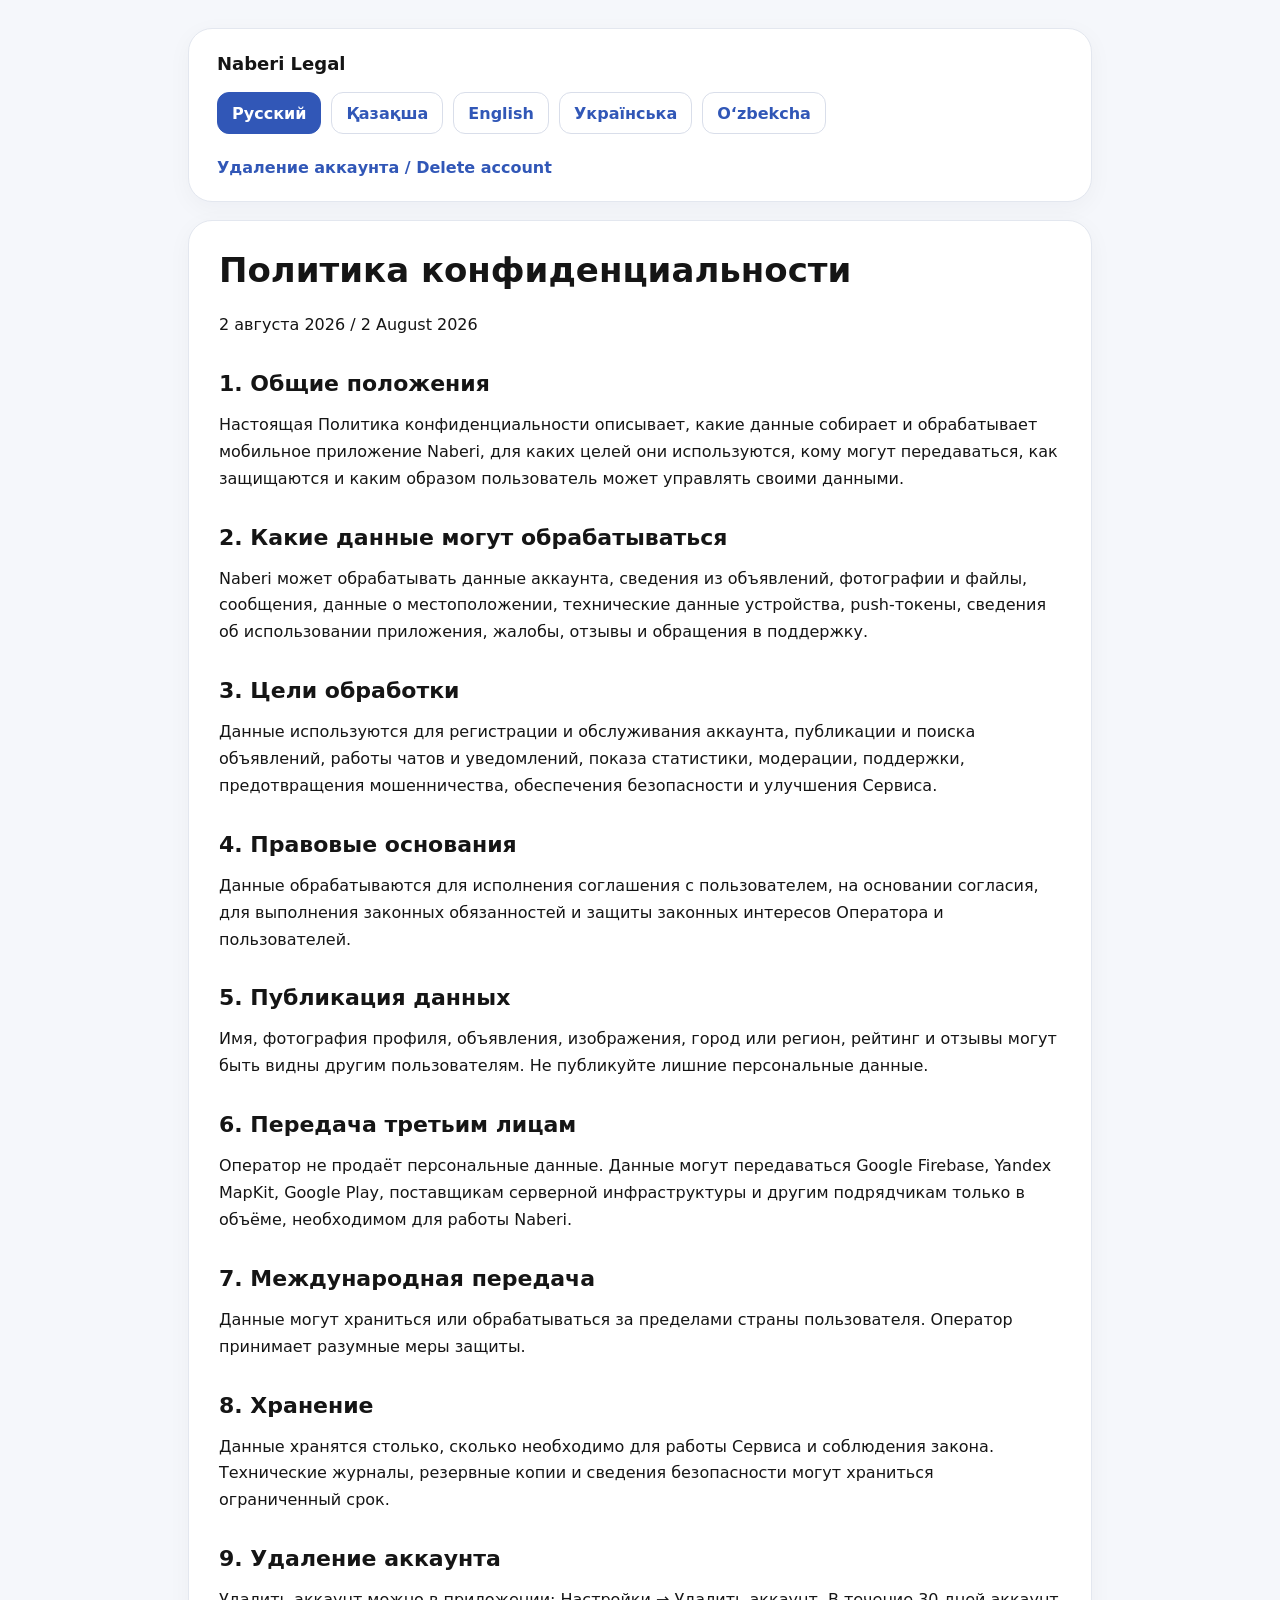
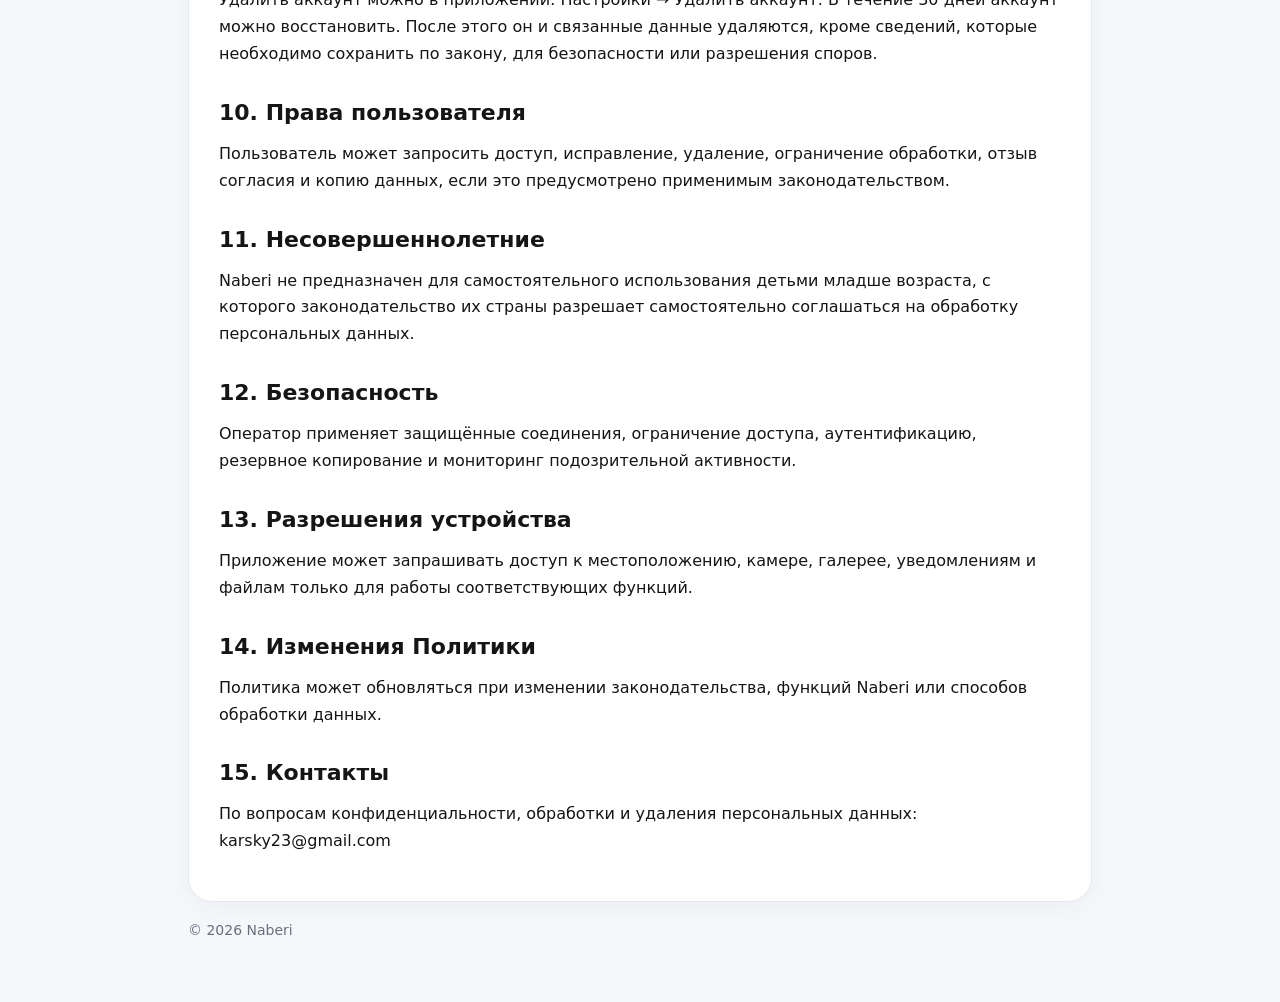
<file: index.html>
<!doctype html>
<html lang="ru">
<head>
<meta charset="utf-8">
<meta name="viewport" content="width=device-width, initial-scale=1">
<title>Политика конфиденциальности - Naberi</title>
<style>
:root {
  font-family: Inter, system-ui, -apple-system, BlinkMacSystemFont, "Segoe UI", sans-serif;
  color: #151515;
  background: #f5f7fb;
}
* { box-sizing: border-box; }
body { margin: 0; background: #f5f7fb; }
.wrap { max-width: 940px; margin: 0 auto; padding: 28px 18px 64px; }
header, .card {
  background: #fff;
  border: 1px solid #e3e7ef;
  border-radius: 24px;
  box-shadow: 0 6px 24px rgba(20,30,55,.04);
}
header { padding: 24px 28px; margin-bottom: 18px; }
.brand { font-size: 18px; font-weight: 700; margin-bottom: 18px; }
.langs { display: flex; gap: 10px; flex-wrap: wrap; }
.lang-btn {
  min-height: 42px;
  padding: 9px 14px;
  border: 1px solid #d9deea;
  border-radius: 12px;
  color: #3157b7;
  background: #fff;
  font: inherit;
  font-weight: 600;
  cursor: pointer;
}
.lang-btn:hover { background: #f2f5ff; border-color: #bfc9e8; }
.lang-btn.active { color: #fff; background: #3157b7; border-color: #3157b7; }
.card { padding: 30px; }
.policy { display: none; }
.policy.active { display: block; }
h1 { margin: 0 0 22px; font-size: 34px; line-height: 1.15; }
h2 { margin: 32px 0 12px; font-size: 22px; }
p, li { font-size: 16px; line-height: 1.68; }
.actions { margin-top: 24px; }
.actions a { color: #3157b7; text-decoration: none; font-weight: 600; }
.actions a:hover { text-decoration: underline; }
footer { color: #68707d; margin-top: 20px; font-size: 14px; }
@media (max-width: 600px) {
  .wrap { padding: 16px 12px 40px; }
  header, .card { padding: 20px; border-radius: 18px; }
  h1 { font-size: 28px; }
  .langs { gap: 8px; }
  .lang-btn { flex: 1 1 calc(50% - 8px); }
}
</style>
</head>
<body>
<div class="wrap">
<header>
<div class="brand">Naberi Legal</div>
<div class="langs" aria-label="Language">
<button type="button" class="lang-btn active" data-lang="ru">Русский</button>
<button type="button" class="lang-btn" data-lang="kk">Қазақша</button>
<button type="button" class="lang-btn" data-lang="en">English</button>
<button type="button" class="lang-btn" data-lang="uk">Українська</button>
<button type="button" class="lang-btn" data-lang="uz">O‘zbekcha</button>
</div>
<div class="actions">
<a href="delete-account.html">Удаление аккаунта / Delete account</a>
</div>
</header>

<main class="card">
<section class="policy active" id="policy-ru" data-lang="ru"><h1>Политика конфиденциальности</h1>
<p>
     2 августа 2026 / 2 August 2026
    </p>
<h2>
     1. Общие положения
    </h2>
<p>
     Настоящая Политика конфиденциальности описывает, какие данные собирает и обрабатывает мобильное приложение Naberi, для каких целей они используются, кому могут передаваться, как защищаются и каким образом пользователь может управлять своими данными.
    </p>
<h2>
     2. Какие данные могут обрабатываться
    </h2>
<p>
     Naberi может обрабатывать данные аккаунта, сведения из объявлений, фотографии и файлы, сообщения, данные о местоположении, технические данные устройства, push-токены, сведения об использовании приложения, жалобы, отзывы и обращения в поддержку.
    </p>
<h2>
     3. Цели обработки
    </h2>
<p>
     Данные используются для регистрации и обслуживания аккаунта, публикации и поиска объявлений, работы чатов и уведомлений, показа статистики, модерации, поддержки, предотвращения мошенничества, обеспечения безопасности и улучшения Сервиса.
    </p>
<h2>
     4. Правовые основания
    </h2>
<p>
     Данные обрабатываются для исполнения соглашения с пользователем, на основании согласия, для выполнения законных обязанностей и защиты законных интересов Оператора и пользователей.
    </p>
<h2>
     5. Публикация данных
    </h2>
<p>
     Имя, фотография профиля, объявления, изображения, город или регион, рейтинг и отзывы могут быть видны другим пользователям. Не публикуйте лишние персональные данные.
    </p>
<h2>
     6. Передача третьим лицам
    </h2>
<p>
     Оператор не продаёт персональные данные. Данные могут передаваться Google Firebase, Yandex MapKit, Google Play, поставщикам серверной инфраструктуры и другим подрядчикам только в объёме, необходимом для работы Naberi.
    </p>
<h2>
     7. Международная передача
    </h2>
<p>
     Данные могут храниться или обрабатываться за пределами страны пользователя. Оператор принимает разумные меры защиты.
    </p>
<h2>
     8. Хранение
    </h2>
<p>
     Данные хранятся столько, сколько необходимо для работы Сервиса и соблюдения закона. Технические журналы, резервные копии и сведения безопасности могут храниться ограниченный срок.
    </p>
<h2>
     9. Удаление аккаунта
    </h2>
<p>
     Удалить аккаунт можно в приложении: Настройки → Удалить аккаунт. В течение 30 дней аккаунт можно восстановить. После этого он и связанные данные удаляются, кроме сведений, которые необходимо сохранить по закону, для безопасности или разрешения споров.
    </p>
<h2>
     10. Права пользователя
    </h2>
<p>
     Пользователь может запросить доступ, исправление, удаление, ограничение обработки, отзыв согласия и копию данных, если это предусмотрено применимым законодательством.
    </p>
<h2>
     11. Несовершеннолетние
    </h2>
<p>
     Naberi не предназначен для самостоятельного использования детьми младше возраста, с которого законодательство их страны разрешает самостоятельно соглашаться на обработку персональных данных.
    </p>
<h2>
     12. Безопасность
    </h2>
<p>
     Оператор применяет защищённые соединения, ограничение доступа, аутентификацию, резервное копирование и мониторинг подозрительной активности.
    </p>
<h2>
     13. Разрешения устройства
    </h2>
<p>
     Приложение может запрашивать доступ к местоположению, камере, галерее, уведомлениям и файлам только для работы соответствующих функций.
    </p>
<h2>
     14. Изменения Политики
    </h2>
<p>
     Политика может обновляться при изменении законодательства, функций Naberi или способов обработки данных.
    </p>
<h2>
     15. Контакты
    </h2>
<p>
     По вопросам конфиденциальности, обработки и удаления персональных данных: karsky23@gmail.com
    </p>
</section>
<section class="policy" id="policy-kk" data-lang="kk"><h1>Құпиялық саясаты</h1>
<p>
     2 августа 2026 / 2 August 2026
    </p>
<h2>
     1. Жалпы ережелер
    </h2>
<p>
     Осы Құпиялық саясаты Naberi мобильді қолданбасы қандай деректерді жинайтынын және өңдейтінін, оларды қандай мақсатта пайдаланатынын, кімге бере алатынын, қалай қорғайтынын және пайдаланушы өз деректерін қалай басқара алатынын сипаттайды.
    </p>
<h2>
     2. Қандай деректер өңделуі мүмкін
    </h2>
<p>
     Naberi аккаунт деректерін, хабарландырулардағы мәліметтерді, фотосуреттер мен файлдарды, хабарламаларды, орналасқан жер деректерін, құрылғының техникалық деректерін, push-токендерді, қолданбаны пайдалану туралы мәліметтерді, шағымдарды, пікірлерді және қолдау қызметіне өтініштерді өңдеуі мүмкін.
    </p>
<h2>
     3. Өңдеу мақсаттары
    </h2>
<p>
     Деректер аккаунтты тіркеу және қызмет көрсету, хабарландыруларды жариялау және іздеу, чаттар мен хабарландырулардың жұмысы, статистика көрсету, модерация, қолдау, алаяқтықтың алдын алу, қауіпсіздік және Сервисті жақсарту үшін пайдаланылады.
    </p>
<h2>
     4. Құқықтық негіздер
    </h2>
<p>
     Деректер пайдаланушымен келісімді орындау, келісім негізінде, заң талаптарын орындау және Оператор мен пайдаланушылардың заңды мүдделерін қорғау үшін өңделеді.
    </p>
<h2>
     5. Деректердің жария болуы
    </h2>
<p>
     Аты, профиль суреті, хабарландырулар, суреттер, қала немесе аймақ, рейтинг пен пікірлер басқа пайдаланушыларға көрінуі мүмкін. Артық жеке деректерді жарияламаңыз.
    </p>
<h2>
     6. Үшінші тұлғаларға беру
    </h2>
<p>
     Оператор жеке деректерді сатпайды. Деректер Naberi жұмысына қажетті көлемде Google Firebase, Yandex MapKit, Google Play, серверлік инфрақұрылым жеткізушілеріне және басқа мердігерлерге берілуі мүмкін.
    </p>
<h2>
     7. Халықаралық беру
    </h2>
<p>
     Деректер пайдаланушы елінен тыс жерде сақталуы немесе өңделуі мүмкін. Оператор ақылға қонымды қорғау шараларын қолданады.
    </p>
<h2>
     8. Сақтау
    </h2>
<p>
     Деректер Сервистің жұмысы және заң талаптарын орындау үшін қажет мерзімде сақталады. Техникалық журналдар, резервтік көшірмелер және қауіпсіздік деректері шектеулі мерзім сақталуы мүмкін.
    </p>
<h2>
     9. Аккаунтты жою
    </h2>
<p>
     Аккаунтты қолданбада жоюға болады: Баптаулар → Аккаунтты жою. 30 күн ішінде аккаунтты қалпына келтіруге болады. Осы мерзімнен кейін аккаунт пен байланысты деректер жойылады, заң, қауіпсіздік немесе дауларды шешу үшін сақталуы тиіс мәліметтерден басқа.
    </p>
<h2>
     10. Пайдаланушы құқықтары
    </h2>
<p>
     Қолданылатын заңнамада көзделсе, пайдаланушы деректерге қол жеткізуді, түзетуді, жоюды, өңдеуді шектеуді, келісімді қайтарып алуды және деректер көшірмесін сұрай алады.
    </p>
<h2>
     11. Кәмелетке толмағандар
    </h2>
<p>
     Naberi өз елінің заңнамасы дербес деректерді өңдеуге келісуге рұқсат ететін жасқа толмаған балалардың өз бетінше пайдалануына арналмаған.
    </p>
<h2>
     12. Қауіпсіздік
    </h2>
<p>
     Оператор қорғалған қосылымдарды, қолжетімділікті шектеуді, аутентификацияны, резервтік көшіруді және күмәнді белсенділікті бақылауды қолданады.
    </p>
<h2>
     13. Құрылғы рұқсаттары
    </h2>
<p>
     Қолданба тиісті функциялардың жұмысы үшін орналасқан жерге, камераға, галереяға, хабарландыруларға және файлдарға қолжетімділікті сұрауы мүмкін.
    </p>
<h2>
     14. Саясаттағы өзгерістер
    </h2>
<p>
     Заңнама, Naberi функциялары немесе деректерді өңдеу тәсілдері өзгерген кезде Саясат жаңартылуы мүмкін.
    </p>
<h2>
     15. Байланыс
    </h2>
<p>
     Құпиялық, деректерді өңдеу және жою мәселелері бойынша: karsky23@gmail.com
    </p>
</section>
<section class="policy" id="policy-en" data-lang="en"><h1>Privacy Policy</h1>
<p>
     2 августа 2026 / 2 August 2026
    </p>
<h2>
     1. General provisions
    </h2>
<p>
     This Privacy Policy explains what data the Naberi mobile application collects and processes, why it is used, who it may be shared with, how it is protected, and how users can manage their data.
    </p>
<h2>
     2. Data we may process
    </h2>
<p>
     Naberi may process account data, listing details, photos and files, messages, location data, device and technical information, push tokens, usage data, complaints, reviews, and support requests.
    </p>
<h2>
     3. Purposes of processing
    </h2>
<p>
     Data is used to register and maintain accounts, publish and search listings, operate chats and notifications, display statistics, moderate content, provide support, prevent fraud, maintain security, and improve the Service.
    </p>
<h2>
     4. Legal bases
    </h2>
<p>
     Data is processed to perform the user agreement, on the basis of consent, to comply with legal obligations, and to protect the legitimate interests of the Operator and users.
    </p>
<h2>
     5. Public information
    </h2>
<p>
     Your name, profile photo, listings, images, city or region, rating, and reviews may be visible to other users. Do not publish unnecessary personal information.
    </p>
<h2>
     6. Sharing with third parties
    </h2>
<p>
     The Operator does not sell personal data. Data may be shared with Google Firebase, Yandex MapKit, Google Play, hosting providers, and other contractors only to the extent needed to operate Naberi.
    </p>
<h2>
     7. International transfers
    </h2>
<p>
     Data may be stored or processed outside the user's country. The Operator applies reasonable safeguards.
    </p>
<h2>
     8. Retention
    </h2>
<p>
     Data is retained for as long as needed to operate the Service and comply with law. Technical logs, backups, and security information may be kept for a limited period.
    </p>
<h2>
     9. Account deletion
    </h2>
<p>
     You can delete your account in the app: Settings → Delete account. The account can be restored within 30 days. After that, the account and related data are deleted, except information that must be retained by law, for security, or to resolve disputes.
    </p>
<h2>
     10. User rights
    </h2>
<p>
     Where provided by applicable law, users may request access, correction, deletion, restriction of processing, withdrawal of consent, and a copy of their data.
    </p>
<h2>
     11. Minors
    </h2>
<p>
     Naberi is not intended for independent use by children below the age at which the laws of their country allow them to consent to personal data processing.
    </p>
<h2>
     12. Security
    </h2>
<p>
     The Operator uses secure connections, access controls, authentication, backups, and monitoring of suspicious activity.
    </p>
<h2>
     13. Device permissions
    </h2>
<p>
     The app may request access to location, camera, gallery, notifications, and files only to provide the corresponding features.
    </p>
<h2>
     14. Policy changes
    </h2>
<p>
     This Policy may be updated when laws, Naberi features, or data processing practices change.
    </p>
<h2>
     15. Contact
    </h2>
<p>
     For privacy, data processing, and deletion requests: karsky23@gmail.com
    </p>
</section>
<section class="policy" id="policy-uk" data-lang="uk"><h1>Політика конфіденційності</h1>
<p>
     2 августа 2026 / 2 August 2026
    </p>
<h2>
     1. Загальні положення
    </h2>
<p>
     Ця Політика конфіденційності пояснює, які дані збирає та обробляє мобільний застосунок Naberi, з якою метою вони використовуються, кому можуть передаватися, як захищаються та як користувач може керувати своїми даними.
    </p>
<h2>
     2. Які дані можуть оброблятися
    </h2>
<p>
     Naberi може обробляти дані облікового запису, відомості з оголошень, фотографії та файли, повідомлення, дані про місцезнаходження, технічні дані пристрою, push-токени, відомості про використання застосунку, скарги, відгуки та звернення до підтримки.
    </p>
<h2>
     3. Цілі обробки
    </h2>
<p>
     Дані використовуються для реєстрації та обслуговування облікового запису, публікації й пошуку оголошень, роботи чатів і сповіщень, показу статистики, модерації, підтримки, запобігання шахрайству, забезпечення безпеки та покращення Сервісу.
    </p>
<h2>
     4. Правові підстави
    </h2>
<p>
     Дані обробляються для виконання угоди з користувачем, на підставі згоди, для виконання законних обов’язків і захисту законних інтересів Оператора та користувачів.
    </p>
<h2>
     5. Публічність даних
    </h2>
<p>
     Ім’я, фотографія профілю, оголошення, зображення, місто або регіон, рейтинг і відгуки можуть бути видимі іншим користувачам. Не публікуйте зайві персональні дані.
    </p>
<h2>
     6. Передача третім особам
    </h2>
<p>
     Оператор не продає персональні дані. Дані можуть передаватися Google Firebase, Yandex MapKit, Google Play, постачальникам серверної інфраструктури та іншим підрядникам лише в обсязі, необхідному для роботи Naberi.
    </p>
<h2>
     7. Міжнародна передача
    </h2>
<p>
     Дані можуть зберігатися або оброблятися за межами країни користувача. Оператор застосовує розумні заходи захисту.
    </p>
<h2>
     8. Зберігання
    </h2>
<p>
     Дані зберігаються стільки, скільки потрібно для роботи Сервісу та дотримання закону. Технічні журнали, резервні копії та відомості безпеки можуть зберігатися обмежений строк.
    </p>
<h2>
     9. Видалення облікового запису
    </h2>
<p>
     Видалити обліковий запис можна в застосунку: Налаштування → Видалити обліковий запис. Протягом 30 днів його можна відновити. Після цього обліковий запис і пов’язані дані видаляються, крім відомостей, які потрібно зберігати за законом, для безпеки або вирішення спорів.
    </p>
<h2>
     10. Права користувача
    </h2>
<p>
     Якщо це передбачено застосовним законодавством, користувач може запросити доступ, виправлення, видалення, обмеження обробки, відкликання згоди та копію своїх даних.
    </p>
<h2>
     11. Неповнолітні
    </h2>
<p>
     Naberi не призначений для самостійного використання дітьми, молодшими за вік, з якого законодавство їхньої країни дозволяє самостійно погоджуватися на обробку персональних даних.
    </p>
<h2>
     12. Безпека
    </h2>
<p>
     Оператор використовує захищені з’єднання, обмеження доступу, автентифікацію, резервне копіювання та моніторинг підозрілої активності.
    </p>
<h2>
     13. Дозволи пристрою
    </h2>
<p>
     Застосунок може запитувати доступ до місцезнаходження, камери, галереї, сповіщень і файлів лише для роботи відповідних функцій.
    </p>
<h2>
     14. Зміни Політики
    </h2>
<p>
     Політика може оновлюватися у разі змін законодавства, функцій Naberi або способів обробки даних.
    </p>
<h2>
     15. Контакти
    </h2>
<p>
     З питань конфіденційності, обробки та видалення даних: karsky23@gmail.com
    </p>
</section>
<section class="policy" id="policy-uz" data-lang="uz"><h1>Maxfiylik siyosati</h1>
<p>
     2 августа 2026 / 2 August 2026
    </p>
<h2>
     1. Umumiy qoidalar
    </h2>
<p>
     Ushbu Maxfiylik siyosati Naberi mobil ilovasi qanday ma’lumotlarni yig‘ishi va qayta ishlashi, ular nima maqsadda ishlatilishi, kimlarga berilishi mumkinligi, qanday himoyalanishi va foydalanuvchi o‘z ma’lumotlarini qanday boshqarishi mumkinligini tushuntiradi.
    </p>
<h2>
     2. Qanday ma’lumotlar qayta ishlanishi mumkin
    </h2>
<p>
     Naberi akkaunt ma’lumotlari, e’lon tafsilotlari, suratlar va fayllar, xabarlar, joylashuv ma’lumotlari, qurilmaning texnik ma’lumotlari, push-tokenlar, ilovadan foydalanish ma’lumotlari, shikoyatlar, sharhlar va yordam so‘rovlarini qayta ishlashi mumkin.
    </p>
<h2>
     3. Qayta ishlash maqsadlari
    </h2>
<p>
     Ma’lumotlar akkauntni ro‘yxatdan o‘tkazish va yuritish, e’lonlarni joylashtirish va qidirish, chat va bildirishnomalar ishlashi, statistika ko‘rsatish, moderatsiya, yordam, firibgarlikning oldini olish, xavfsizlik va Servisni yaxshilash uchun ishlatiladi.
    </p>
<h2>
     4. Huquqiy asoslar
    </h2>
<p>
     Ma’lumotlar foydalanuvchi bilan kelishuvni bajarish, rozilik asosida, qonuniy majburiyatlarni bajarish hamda Operator va foydalanuvchilarning qonuniy manfaatlarini himoya qilish uchun qayta ishlanadi.
    </p>
<h2>
     5. Ochiq ma’lumotlar
    </h2>
<p>
     Ism, profil rasmi, e’lonlar, tasvirlar, shahar yoki hudud, reyting va sharhlar boshqa foydalanuvchilarga ko‘rinishi mumkin. Ortiqcha shaxsiy ma’lumotlarni e’lon qilmang.
    </p>
<h2>
     6. Uchinchi shaxslarga berish
    </h2>
<p>
     Operator shaxsiy ma’lumotlarni sotmaydi. Ma’lumotlar Naberi ishlashi uchun zarur hajmda Google Firebase, Yandex MapKit, Google Play, server infratuzilmasi provayderlari va boshqa pudratchilarga berilishi mumkin.
    </p>
<h2>
     7. Xalqaro uzatish
    </h2>
<p>
     Ma’lumotlar foydalanuvchi mamlakatidan tashqarida saqlanishi yoki qayta ishlanishi mumkin. Operator oqilona himoya choralarini qo‘llaydi.
    </p>
<h2>
     8. Saqlash
    </h2>
<p>
     Ma’lumotlar Servis ishlashi va qonun talablariga rioya qilish uchun zarur muddat saqlanadi. Texnik jurnallar, zaxira nusxalar va xavfsizlik ma’lumotlari cheklangan muddat saqlanishi mumkin.
    </p>
<h2>
     9. Akkauntni o‘chirish
    </h2>
<p>
     Akkauntni ilovada o‘chirish mumkin: Sozlamalar → Akkauntni o‘chirish. 30 kun ichida akkauntni tiklash mumkin. Shundan so‘ng akkaunt va bog‘liq ma’lumotlar o‘chiriladi, qonun, xavfsizlik yoki nizolarni hal qilish uchun saqlanishi zarur bo‘lgan ma’lumotlar bundan mustasno.
    </p>
<h2>
     10. Foydalanuvchi huquqlari
    </h2>
<p>
     Amaldagi qonunchilikda nazarda tutilgan bo‘lsa, foydalanuvchi ma’lumotlarga kirish, tuzatish, o‘chirish, qayta ishlashni cheklash, rozilikni bekor qilish va ma’lumotlar nusxasini so‘rashi mumkin.
    </p>
<h2>
     11. Voyaga yetmaganlar
    </h2>
<p>
     Naberi o‘z mamlakati qonunlari shaxsiy ma’lumotlarni qayta ishlashga mustaqil rozilik berishga ruxsat etadigan yoshga yetmagan bolalar tomonidan mustaqil foydalanish uchun mo‘ljallanmagan.
    </p>
<h2>
     12. Xavfsizlik
    </h2>
<p>
     Operator himoyalangan ulanishlar, kirishni cheklash, autentifikatsiya, zaxira nusxalash va shubhali faollik monitoringidan foydalanadi.
    </p>
<h2>
     13. Qurilma ruxsatlari
    </h2>
<p>
     Ilova tegishli funksiyalar ishlashi uchun joylashuv, kamera, galereya, bildirishnomalar va fayllarga kirishni so‘rashi mumkin.
    </p>
<h2>
     14. Siyosatdagi o‘zgarishlar
    </h2>
<p>
     Qonunchilik, Naberi funksiyalari yoki ma’lumotlarni qayta ishlash usullari o‘zgarganda Siyosat yangilanishi mumkin.
    </p>
<h2>
     15. Aloqa
    </h2>
<p>
     Maxfiylik, ma’lumotlarni qayta ishlash va o‘chirish masalalari bo‘yicha: karsky23@gmail.com
    </p>
</section>
</main>

<footer>© 2026 Naberi</footer>
</div>

<script>
(function () {
  const buttons = document.querySelectorAll('.lang-btn');
  const policies = document.querySelectorAll('.policy');

  function showLanguage(code, updateHash = true) {
    buttons.forEach(btn => btn.classList.toggle('active', btn.dataset.lang === code));
    policies.forEach(section => section.classList.toggle('active', section.dataset.lang === code));
    document.documentElement.lang = code;
    const active = document.querySelector('.policy.active h1');
    document.title = (active ? active.textContent : 'Privacy Policy') + ' - Naberi';
    if (updateHash) history.replaceState(null, '', '#' + code);
  }

  buttons.forEach(btn => {
    btn.addEventListener('click', () => showLanguage(btn.dataset.lang));
  });

  const initial = location.hash.replace('#', '');
  showLanguage(['ru','kk','en','uk','uz'].includes(initial) ? initial : 'ru', false);
})();
</script>
</body>
</html>
</file>
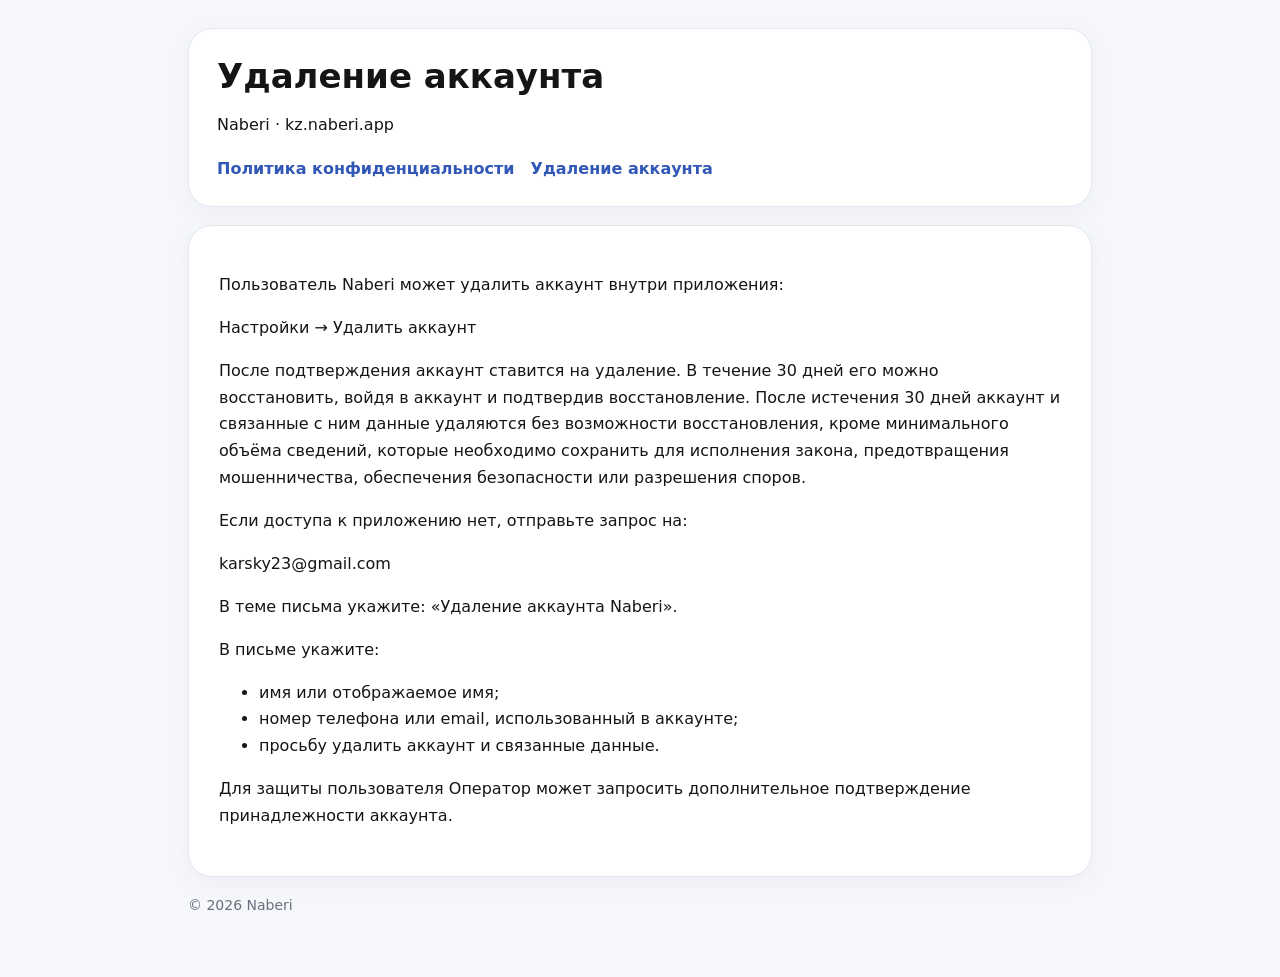
<file: delete-account.html>
<!doctype html><html lang="ru"><head><meta charset="utf-8"><meta name="viewport" content="width=device-width,initial-scale=1">
<title>Удаление аккаунта - Naberi</title><link rel="stylesheet" href="styles.css"></head>
<body><div class="wrap"><header><h1>Удаление аккаунта</h1><p>Naberi · kz.naberi.app</p><nav><a href="index.html">Политика конфиденциальности</a><a href="delete-account.html">Удаление аккаунта</a></nav></header>
<main class="card"><p>Пользователь Naberi может удалить аккаунт внутри приложения:</p><p>Настройки → Удалить аккаунт</p><p>После подтверждения аккаунт ставится на удаление. В течение 30 дней его можно восстановить, войдя в аккаунт и подтвердив восстановление. После истечения 30 дней аккаунт и связанные с ним данные удаляются без возможности восстановления, кроме минимального объёма сведений, которые необходимо сохранить для исполнения закона, предотвращения мошенничества, обеспечения безопасности или разрешения споров.</p><p>Если доступа к приложению нет, отправьте запрос на:</p><p>karsky23@gmail.com</p><p>В теме письма укажите: «Удаление аккаунта Naberi».</p><p>В письме укажите:</p><ul><li>имя или отображаемое имя;</li><li>номер телефона или email, использованный в аккаунте;</li><li>просьбу удалить аккаунт и связанные данные.</li></ul><p>Для защиты пользователя Оператор может запросить дополнительное подтверждение принадлежности аккаунта.</p></main><footer>© 2026 Naberi</footer></div></body></html>
</file>
<file: styles.css>
:root{
  font-family:Inter,system-ui,-apple-system,BlinkMacSystemFont,"Segoe UI",sans-serif;
  color:#151515;
  background:#f5f7fb;
}
*{box-sizing:border-box}
body{margin:0;background:#f5f7fb}
.wrap{max-width:940px;margin:0 auto;padding:28px 18px 64px}
header,.card{
  background:#fff;
  border:1px solid #e3e7ef;
  border-radius:24px;
  box-shadow:0 6px 24px rgba(20,30,55,.04);
}
header{padding:28px;margin-bottom:18px}
.card{padding:30px}
h1{margin:0 0 8px;font-size:34px;line-height:1.15}
h2{margin:32px 0 12px;font-size:22px}
p,li{font-size:16px;line-height:1.68}
.langs{
  display:flex;
  gap:10px;
  flex-wrap:wrap;
  margin-top:22px;
}
.langs a{
  display:inline-flex;
  align-items:center;
  justify-content:center;
  min-height:42px;
  padding:9px 14px;
  border:1px solid #d9deea;
  border-radius:12px;
  color:#3157b7;
  background:#fff;
  text-decoration:none;
  font-weight:600;
  transition:.15s ease;
}
.langs a:hover{
  background:#f2f5ff;
  border-color:#bfc9e8;
  text-decoration:none;
}
.langs a.active{
  color:#fff;
  background:#3157b7;
  border-color:#3157b7;
}
nav{
  display:flex;
  gap:16px;
  flex-wrap:wrap;
  margin-top:20px;
}
nav a{
  color:#3157b7;
  text-decoration:none;
  font-weight:600;
}
nav a:hover{text-decoration:underline}
footer{color:#68707d;margin-top:20px;font-size:14px}
@media(max-width:600px){
  .wrap{padding:16px 12px 40px}
  header,.card{padding:20px;border-radius:18px}
  h1{font-size:28px}
  .langs{gap:8px}
  .langs a{flex:1 1 calc(50% - 8px)}
}
</file>
